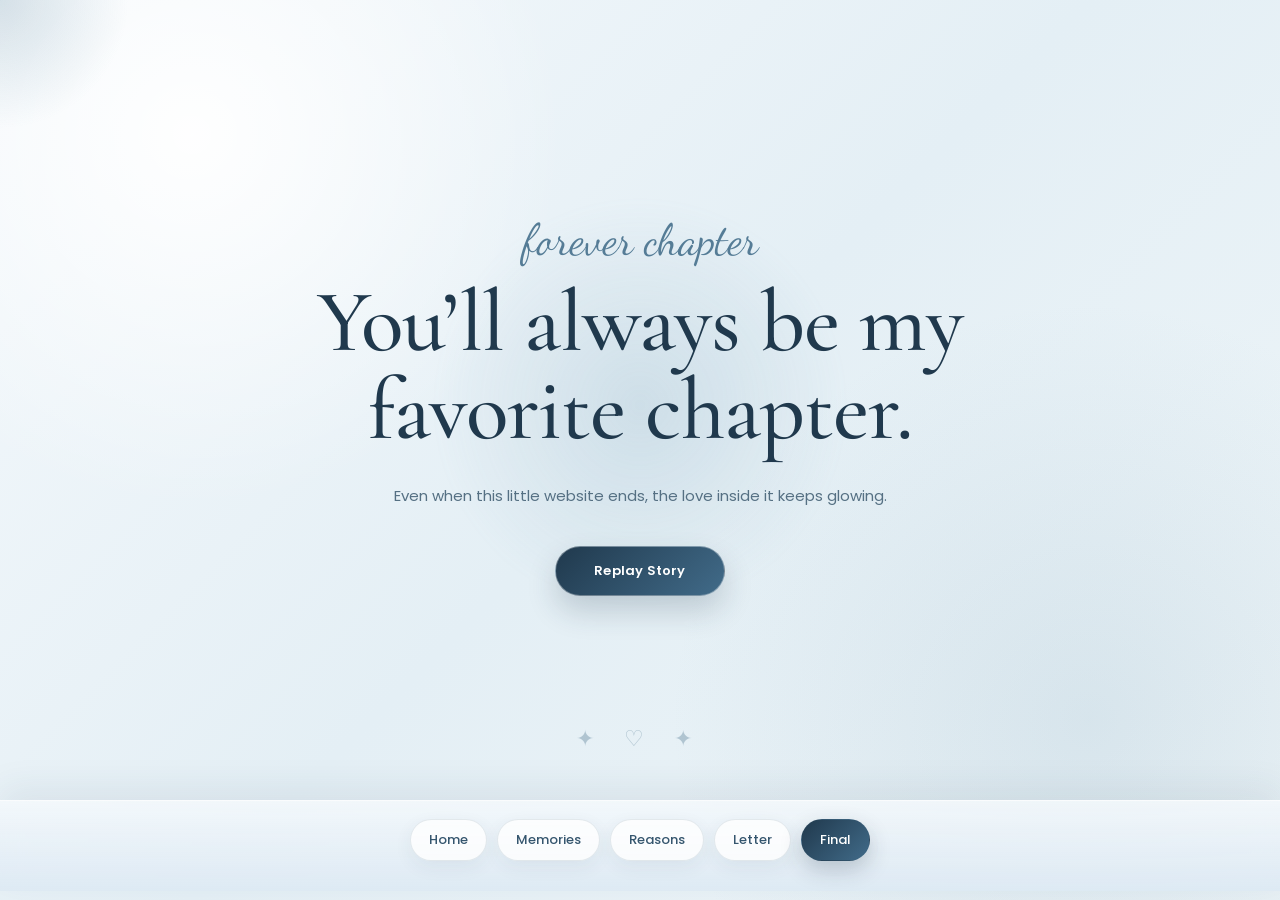
<file: final.html>
<!DOCTYPE html>
<html lang="en">

<head>
  <meta charset="UTF-8" />

  <meta
    name="viewport"
    content="width=device-width, initial-scale=1.0"
  />

  <title>Forever | Nancy</title>

  <!-- Same fonts as all other pages -->
  <link
    href="https://fonts.googleapis.com/css2?family=Cormorant+Garamond:wght@400;500;600;700&family=Dancing+Script:wght@500;600;700&family=Poppins:wght@300;400;500;600;700&display=swap"
    rel="stylesheet"
  />

  <link rel="stylesheet" href="style.css" />

  <style>

    /* =================================================
       FINAL PAGE
       ================================================= */

    body {
      min-height: 100vh;

      margin: 0;

      background:
        radial-gradient(
          circle at 15% 15%,
          rgba(255,255,255,.95),
          transparent 28%
        ),

        radial-gradient(
          circle at 85% 80%,
          rgba(126,164,187,.18),
          transparent 32%
        ),

        linear-gradient(
          135deg,
          #f5f9fc 0%,
          #e4eff5 50%,
          #eef5f8 100%
        );

      color: #20394d;

      font-family:
        "Poppins",
        sans-serif;

      overflow-x: hidden;
    }


    /* =================================================
       FINAL PAGE CONTENT
       ================================================= */

    .final-page {

      min-height:
        calc(100vh - 100px);

      display:
        flex;

      flex-direction:
        column;

      justify-content:
        center;

      align-items:
        center;

      text-align:
        center;

      padding:
        80px
        25px
        70px;

      position:
        relative;
    }


    /* Decorative glow */

    .final-page::before {

      content:
        "";

      position:
        absolute;

      width:
        420px;

      height:
        420px;

      border-radius:
        50%;

      background:
        radial-gradient(
          circle,
          rgba(104,148,174,.18),
          transparent 70%
        );

      filter:
        blur(5px);

      z-index:
        0;

      pointer-events:
        none;
    }


    /* =================================================
       SMALL HEADING
       ================================================= */

    .final-page .script-text {

      position:
        relative;

      z-index:
        2;

      margin:
        0 0 12px;

      font-family:
        "Dancing Script",
        cursive;

      font-size:
        clamp(
          28px,
          5vw,
          44px
        );

      color:
        #557c96;
    }


    /* =================================================
       MAIN HEADING
       ================================================= */

    .final-page h1 {

      position:
        relative;

      z-index:
        2;

      max-width:
        900px;

      margin:
        0;

      font-family:
        "Cormorant Garamond",
        serif;

      font-size:
        clamp(
          48px,
          8vw,
          88px
        );

      line-height:
        1;

      font-weight:
        500;

      color:
        #20394d;

      letter-spacing:
        -1px;
    }


    /* =================================================
       DESCRIPTION
       ================================================= */

    .final-page > p:not(.script-text) {

      position:
        relative;

      z-index:
        2;

      max-width:
        620px;

      margin:
        28px
        0
        35px;

      color:
        #557083;

      font-family:
        "Poppins",
        sans-serif;

      font-size:
        15px;

      line-height:
        1.9;
    }


    /* =================================================
       REPLAY BUTTON
       ================================================= */

    .final-page .btn {

      position:
        relative;

      z-index:
        2;

      display:
        inline-flex;

      align-items:
        center;

      justify-content:
        center;

      min-width:
        170px;

      padding:
        14px
        26px;

      border-radius:
        40px;

      text-decoration:
        none;

      font-family:
        "Poppins",
        sans-serif;

      font-size:
        13px;

      font-weight:
        600;

      letter-spacing:
        .2px;

      color:
        #ffffff;

      background:
        linear-gradient(
          135deg,
          #20394d,
          #416b89
        );

      border:
        1px solid
        rgba(255,255,255,.35);

      box-shadow:
        0 15px 30px
        rgba(32,57,77,.20);

      transition:
        all
        .35s
        ease;
    }


    .final-page .btn:hover {

      transform:
        translateY(-5px);

      background:
        linear-gradient(
          135deg,
          #315a78,
          #527f9d
        );

      box-shadow:
        0 20px 40px
        rgba(32,57,77,.28);
    }


    /* =================================================
       LITTLE DECORATIONS
       ================================================= */

    .final-page::after {

      content:
        "✦   ♡   ✦";

      position:
        absolute;

      bottom:
        45px;

      left:
        50%;

      transform:
        translateX(-50%);

      color:
        rgba(75,116,139,.35);

      font-size:
        22px;

      letter-spacing:
        12px;

      z-index:
        1;
    }


    /* =================================================
       BOTTOM NAVIGATION
       ================================================= */

    .bottom-navigation {

      position:
        relative;

      z-index:
        50;

      width:
        100%;

      display:
        flex;

      justify-content:
        center;

      align-items:
        center;

      flex-wrap:
        wrap;

      gap:
        10px;

      padding:
        18px
        20px
        30px;

      background:
        linear-gradient(
          180deg,
          rgba(245,249,252,.80),
          rgba(221,233,243,.97)
        );

      border-top:
        1px solid
        rgba(255,255,255,.85);

      box-shadow:
        0 -12px 35px
        rgba(38,67,88,.08);

      backdrop-filter:
        blur(14px);
    }


    .bottom-navigation a {

      display:
        inline-flex;

      align-items:
        center;

      justify-content:
        center;

      padding:
        10px 18px;

      border-radius:
        30px;

      text-decoration:
        none;

      color:
        #35566e;

      background:
        rgba(255,255,255,.78);

      border:
        1px solid
        rgba(57,91,116,.13);

      font-family:
        "Poppins",
        sans-serif;

      font-size:
        13px;

      font-weight:
        500;

      box-shadow:
        0 6px 18px
        rgba(38,67,88,.07);

      transition:
        all
        .3s
        ease;
    }


    .bottom-navigation a:hover {

      color:
        #ffffff;

      background:
        linear-gradient(
          135deg,
          #315a78,
          #4e7c9b
        );

      transform:
        translateY(-3px);

      box-shadow:
        0 10px 22px
        rgba(38,67,88,.20);
    }


    /* Final page active */

    .bottom-navigation a.active {

      color:
        #ffffff;

      background:
        linear-gradient(
          135deg,
          #20394d,
          #416b89
        );

      box-shadow:
        0 9px 22px
        rgba(23,43,61,.22);
    }


    /* =================================================
       MOBILE
       ================================================= */

    @media (max-width: 700px) {

      .final-page {

        min-height:
          calc(100vh - 80px);

        padding:
          70px
          20px
          60px;
      }


      .final-page h1 {

        font-size:
          clamp(
            45px,
            13vw,
            68px
          );
      }


      .final-page > p:not(.script-text) {

        font-size:
          14px;

        max-width:
          500px;

        line-height:
          1.8;
      }


      .bottom-navigation {

        gap:
          7px;

        padding:
          15px
          10px
          25px;
      }


      .bottom-navigation a {

        font-size:
          11px;

        padding:
          9px
          12px;
      }
    }


    @media (max-width: 420px) {

      .final-page {

        padding:
          60px
          15px
          55px;
      }


      .final-page .script-text {

        font-size:
          27px;
      }


      .final-page h1 {

        font-size:
          46px;

        line-height:
          1.02;
      }


      .final-page > p:not(.script-text) {

        font-size:
          13px;
      }


      .final-page .btn {

        padding:
          12px
          22px;

        min-width:
          155px;
      }


      .bottom-navigation {

        gap:
          5px;
      }


      .bottom-navigation a {

        padding:
          8px
          9px;

        font-size:
          9px;
      }
    }

  </style>
</head>


<body>

  <!-- Background -->

  <div class="cursor-glow"></div>


  <!-- =================================================
       FINAL CONTENT
       ================================================= -->

  <main class="final-page reveal">

    <p class="script-text">
      forever chapter
    </p>


    <h1>
      You’ll always be my favorite chapter.
    </h1>


    <p>
      Even when this little website ends,
      the love inside it keeps glowing.
    </p>


    <a
      class="btn primary"
      href="index.html"
    >
      Replay Story
    </a>

  </main>


  <!-- =================================================
       BOTTOM NAVIGATION
       ================================================= -->

  <nav class="bottom-navigation">

    <a href="index.html">
      Home
    </a>

    <a href="memories.html">
      Memories
    </a>

    <a href="reasons.html">
      Reasons
    </a>

    <a href="letter.html">
      Letter
    </a>



    <a
      href="final.html"
      class="active"
    >
      Final
    </a>

  </nav>


  <script src="script.js"></script>

</body>

</html>
</file>
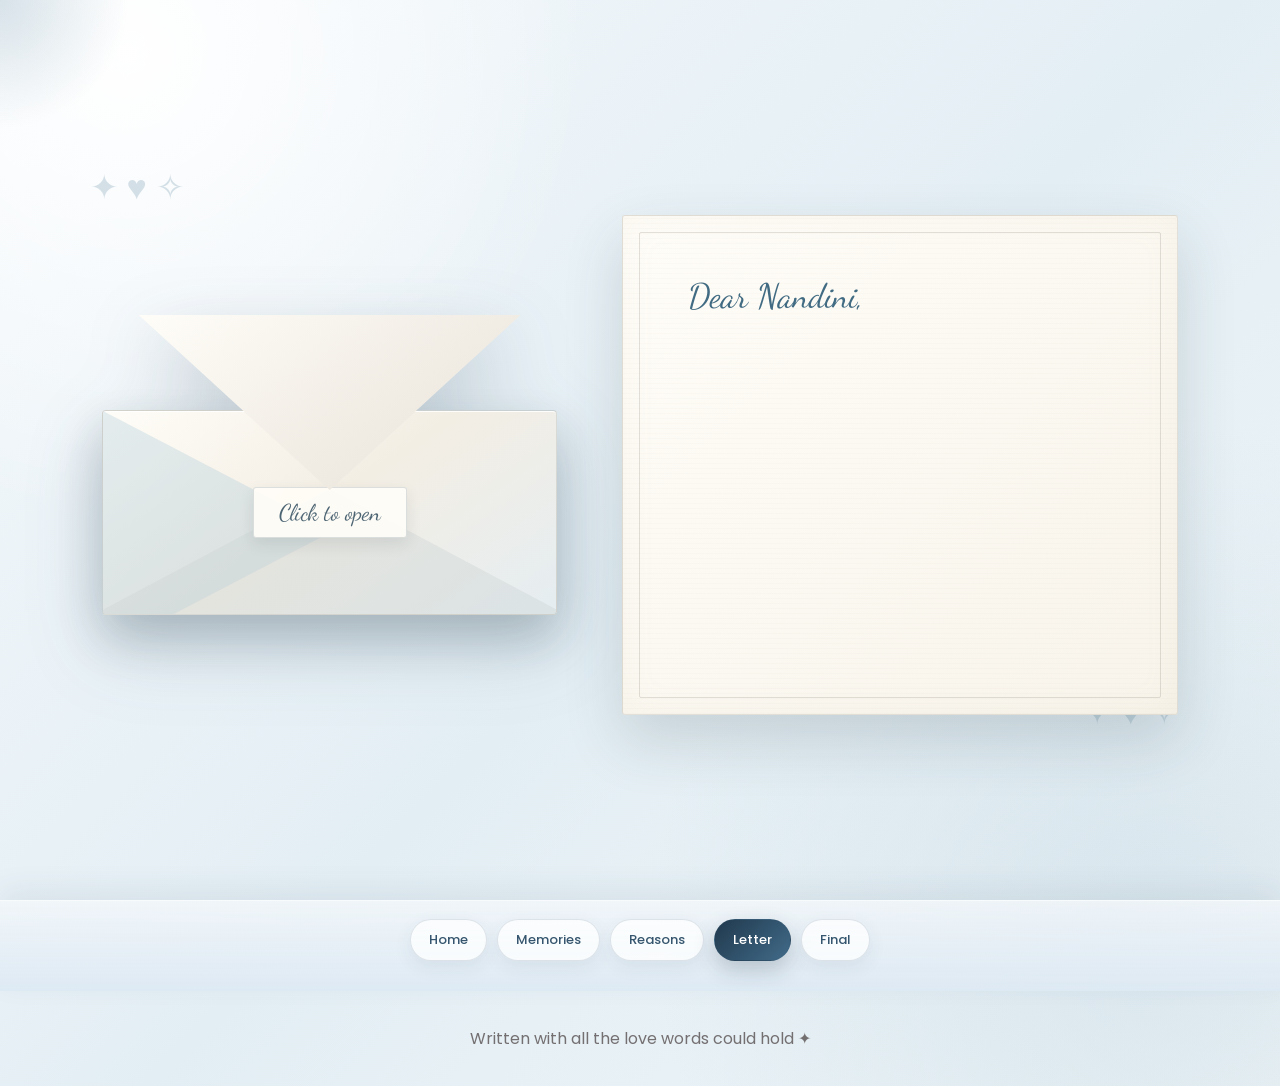
<file: letter.html>
<!DOCTYPE html>
<html lang="en">

<head>
  <meta charset="UTF-8" />

  <meta
    name="viewport"
    content="width=device-width, initial-scale=1.0"
  />

  <title>Letter | Nancy</title>

  <link
    href="https://fonts.googleapis.com/css2?family=Cormorant+Garamond:wght@400;500;600;700&family=Dancing+Script:wght@500;600;700&family=Poppins:wght@300;400;500;600;700&display=swap"
    rel="stylesheet"
  />

  <link rel="stylesheet" href="style.css" />
</head>


<body>

  <!-- Background Effects -->

  <div class="cursor-glow"></div>

  <div class="floating-bg"></div>


  <!-- =================================================
       LETTER SECTION
       ================================================= -->

  <main class="letter-page">


    <!-- =================================================
         ENVELOPE
         ================================================= -->

    <section
      class="envelope reveal"
      id="envelope"
    >

      <div class="flap"></div>

      <div class="env-body">

        <p>
          Click to open
        </p>

      </div>

    </section>


    <!-- =================================================
         LETTER PAPER
         ================================================= -->

    <section
      class="letter-paper reveal delay-1"
      id="letterPaper"
    >

      <p class="script-text">
        Dear Nandini,
      </p>

      <p id="typedLetter"></p>

    </section>


  </main>


  <!-- =================================================
       BOTTOM NAVIGATION
       ================================================= -->

  <nav class="bottom-navigation">


    <a href="index.html">
      Home
    </a>


    <a href="memories.html">
      Memories
    </a>


    <a href="reasons.html">
      Reasons
    </a>


    <a
      href="letter.html"
      class="active"
    >
      Letter
    </a>





    <a href="final.html">
      Final
    </a>


  </nav>


  <!-- =================================================
       FOOTER
       ================================================= -->

  <footer class="footer">

    Written with all the love words could hold ✦

  </footer>


  <!-- =================================================
       JAVASCRIPT
       ================================================= -->

  <script src="script.js"></script>

</body>

</html>
</file>
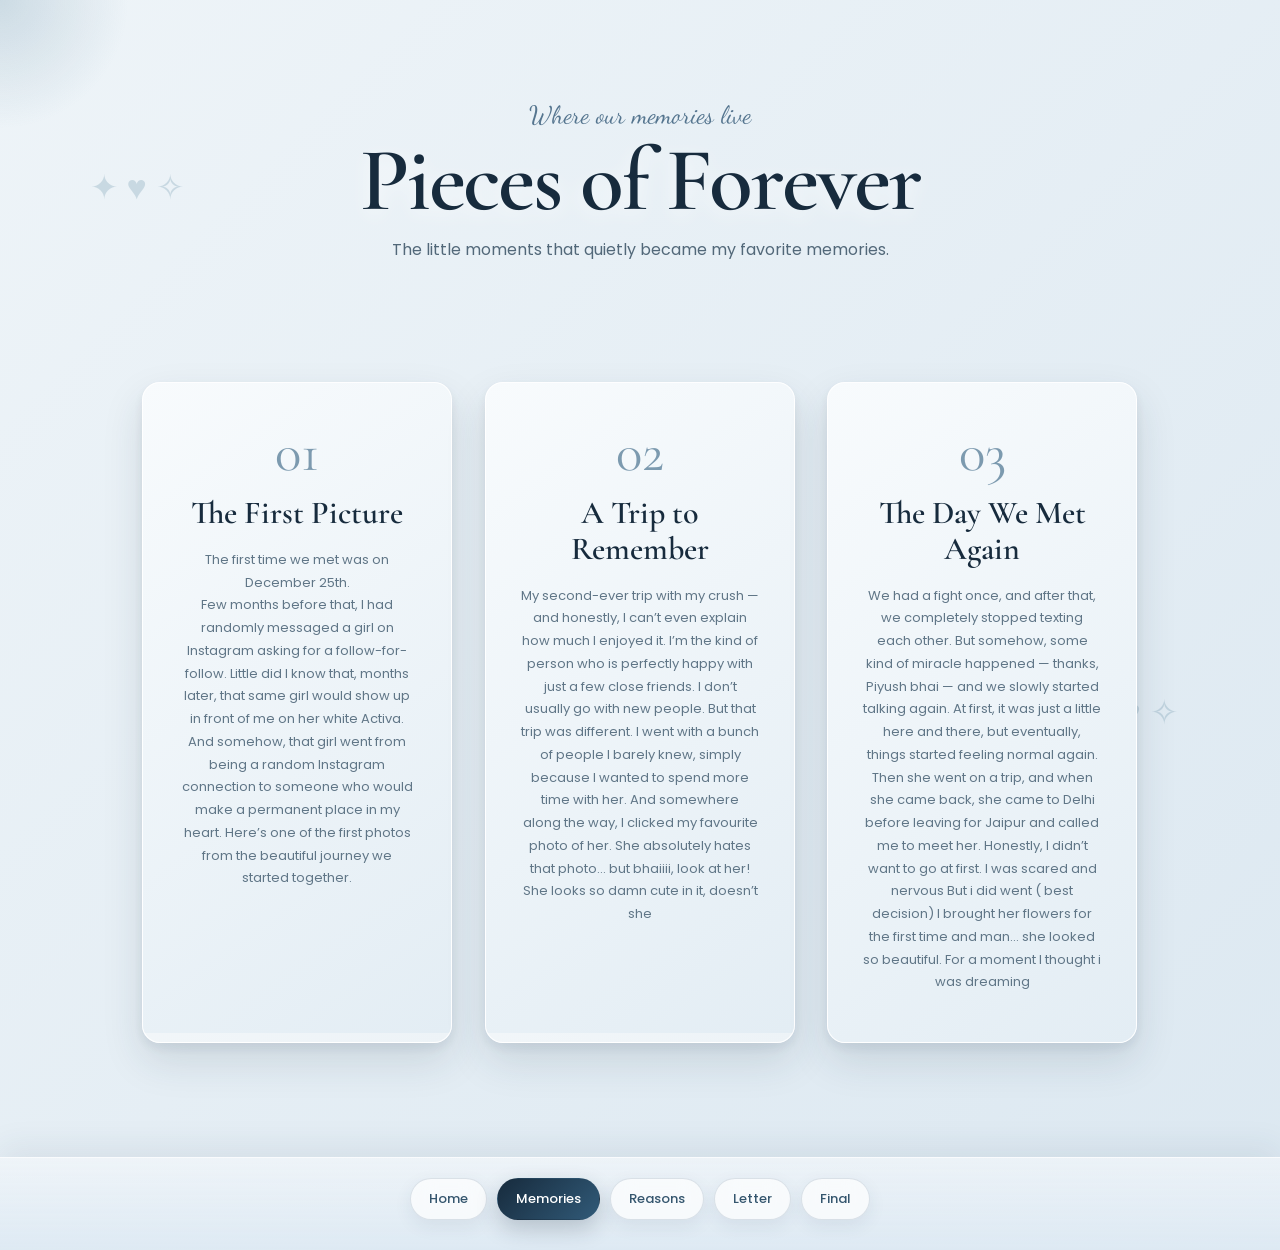
<file: memories.html>
<!DOCTYPE html>
<html lang="en">

<head>

  <meta charset="UTF-8" />

  <meta
    name="viewport"
    content="width=device-width, initial-scale=1.0"
  />

  <title>Memories | Nancy</title>


  <!-- =====================================================
       GOOGLE FONTS
       ===================================================== -->

  <link
    href="https://fonts.googleapis.com/css2?family=Cormorant+Garamond:wght@400;500;600;700&family=Dancing+Script:wght@500;600;700&family=Poppins:wght@300;400;500;600;700&display=swap"
    rel="stylesheet"
  />


  <link
    rel="stylesheet"
    href="style.css"
  />


  <!-- =====================================================
       CUSTOM CSS
       ===================================================== -->

  <style>

    /* =====================================================
       BASIC
       ===================================================== */

    html,
    body {
      margin: 0;
      padding: 0;
      min-height: 100%;
      overflow-x: hidden;
    }

    body {
      background:
        linear-gradient(
          135deg,
          #eef4f8,
          #dce8f1
        );

      color: #24394a;
    }


    /* =====================================================
       PAGE HEADER
       ===================================================== */

    .sub-hero {
      position: relative;
      z-index: 5;
      max-width: 900px;
      margin: 0 auto;
      padding: 90px 25px 45px;
      text-align: center;
    }

    .sub-hero .script-text {
      color: #55758f !important;
      font-size: 25px;
      margin-bottom: 8px;
    }

    .sub-hero h1 {
      margin: 5px 0 12px;
      font-family: "Cormorant Garamond", serif;
      font-size: clamp(55px, 8vw, 90px);
      line-height: 0.95;
      color: #172b3d !important;
      letter-spacing: -2px;
      text-shadow:
        0 5px 20px rgba(255, 255, 255, 0.75);
    }

    .sub-hero > p:last-child {
      color: #526879;
      font-family: "Poppins", sans-serif;
      font-size: 16px;
      line-height: 1.7;
    }


    /* =====================================================
       MEMORY GRID
       ===================================================== */

    .masonry {
      position: relative !important;
      z-index: 5 !important;

      width: min(1200px, calc(100% - 50px)) !important;

      margin: 20px auto 60px !important;

      display: grid !important;

      grid-template-columns:
        repeat(3, minmax(0, 1fr)) !important;

      gap: 32px !important;

      align-items: stretch !important;
    }


    /* =====================================================
       MEMORY CARD
       ===================================================== */

    .polaroid {
      position: relative !important;

      width: 100% !important;
      min-width: 0 !important;

      /*
       * Cards are intentionally taller.
       * The tallest story automatically makes the whole
       * desktop row the same height.
       */
      min-height: 650px !important;
      height: auto !important;

      padding: 0 !important;
      box-sizing: border-box !important;

      background:
        linear-gradient(
          145deg,
          #ffffff,
          #edf3f7
        ) !important;

      border:
        1px solid rgba(255, 255, 255, 0.95) !important;

      border-radius: 18px !important;

      overflow: hidden !important;

      box-shadow:
        0 18px 40px rgba(32, 55, 72, 0.13),
        0 5px 12px rgba(32, 55, 72, 0.08) !important;

      transition:
        transform 0.45s ease,
        box-shadow 0.45s ease !important;
    }

    .polaroid:nth-child(1) {
      transform: rotate(-1deg);
    }

    .polaroid:nth-child(2) {
      transform: rotate(0.8deg);
    }

    .polaroid:nth-child(3) {
      transform: rotate(-0.7deg);
    }


    /* =====================================================
       HOVER CARD
       ===================================================== */

    .polaroid:hover {
      transform:
        rotate(0deg)
        translateY(-10px)
        scale(1.02) !important;

      box-shadow:
        0 30px 60px rgba(27, 55, 75, 0.23),
        0 8px 20px rgba(27, 55, 75, 0.12) !important;

      z-index: 20 !important;
    }


    /* =====================================================
       INITIAL TEXT
       ===================================================== */

    .memory-intro {
      position: relative !important;

      width: 100% !important;

      min-height: 650px !important;

      height: auto !important;

      box-sizing: border-box !important;

      z-index: 5 !important;

      display: flex !important;

      flex-direction: column !important;

      align-items: center !important;

      justify-content: flex-start !important;

      text-align: center !important;

      padding: 42px 35px 48px !important;

      background:
        linear-gradient(
          145deg,
          #f8fbfd,
          #e3edf4
        ) !important;

      transition:
        opacity 0.45s ease,
        transform 0.45s ease !important;
    }


    .memory-number {
      flex-shrink: 0;

      font-family:
        "Cormorant Garamond",
        serif;

      font-size: 55px;

      color: #557b96;

      line-height: 1;

      margin-bottom: 15px;

      opacity: 0.75;
    }


    .memory-intro h2 {
      flex-shrink: 0;

      margin:
        0 0 18px;

      width: 100%;

      font-family:
        "Cormorant Garamond",
        serif;

      font-size: 32px;

      font-weight: 600;

      line-height: 1.12;

      color: #172b3d;
    }


    .memory-intro p {
      margin: 0;

      width: 100%;

      max-width: 285px;

      font-family:
        "Poppins",
        sans-serif;

      font-size: 13px;

      line-height: 1.75;

      color: #607687;
    }


    /* =====================================================
       IMAGE / VIDEO
       ===================================================== */

    .memory-media {
      position: absolute !important;

      inset: 0 !important;

      width: 100% !important;

      height: 100% !important;

      opacity: 0 !important;

      visibility: hidden !important;

      transform: scale(1.08) !important;

      transition:
        opacity 0.55s ease,
        transform 0.7s ease,
        visibility 0.55s ease !important;

      z-index: 2 !important;
    }


    .memory-media img,
    .memory-media video {
      width: 100%;

      height: 100%;

      display: block;

      object-fit: cover;
    }


    /* =====================================================
       IMAGE OVERLAY
       ===================================================== */

    .memory-media::after {
      content: "";

      position: absolute;

      inset: 0;

      background:
        linear-gradient(
          180deg,
          rgba(23, 43, 61, 0.02),
          rgba(23, 43, 61, 0.25)
        );

      pointer-events: none;
    }


    /* =====================================================
       HOVER = REVEAL IMAGE / VIDEO
       ===================================================== */

    .polaroid:hover .memory-intro {
      opacity: 0;

      transform:
        scale(0.96)
        translateY(-8px);

      pointer-events: none;
    }


    .polaroid:hover .memory-media {
      opacity: 1 !important;

      visibility: visible !important;

      transform: scale(1) !important;
    }


    /* =====================================================
       NO HOVER LABEL
       ===================================================== */

    .memory-label {
      display: none !important;
    }


    /* =====================================================
       BLUE DECORATIVE GLOW
       ===================================================== */

    .polaroid::before {
      content: "";

      position: absolute;

      width: 180px;
      height: 180px;

      top: -100px;
      right: -100px;

      border-radius: 50%;

      background:
        rgba(74, 123, 158, 0.20);

      filter: blur(45px);

      opacity: 0;

      z-index: 8;

      pointer-events: none;

      transition:
        opacity 0.45s ease;
    }


    .polaroid:hover::before {
      opacity: 1;
    }


    /* =====================================================
       BOTTOM NAVIGATION
       ===================================================== */

    .bottom-navigation {
      position: relative;

      z-index: 100;

      width: 100%;

      display: flex;

      justify-content: center;

      align-items: center;

      flex-wrap: wrap;

      gap: 10px;

      padding:
        20px
        20px
        30px;

      box-sizing: border-box;

      background:
        linear-gradient(
          180deg,
          rgba(245, 248, 251, 0.60),
          rgba(221, 233, 243, 0.90)
        );

      border-top:
        1px solid rgba(255, 255, 255, 0.80);

      box-shadow:
        0 -10px 30px rgba(38, 67, 88, 0.08);
    }


    .bottom-navigation a {
      display: inline-flex;

      align-items: center;

      justify-content: center;

      text-decoration: none;

      font-family:
        "Poppins",
        sans-serif;

      font-size: 13px;

      font-weight: 500;

      color: #35566e;

      background:
        rgba(255, 255, 255, 0.70);

      border:
        1px solid rgba(57, 91, 116, 0.16);

      padding:
        10px
        18px;

      border-radius: 30px;

      box-shadow:
        0 6px 18px rgba(38, 67, 88, 0.08);

      backdrop-filter: blur(12px);

      -webkit-backdrop-filter: blur(12px);

      transition:
        all 0.3s ease;

      white-space: nowrap;
    }


    .bottom-navigation a:hover {
      color: #fff;

      background:
        linear-gradient(
          135deg,
          #315a78,
          #4e7c9b
        );

      border-color:
        transparent;

      transform:
        translateY(-3px);

      box-shadow:
        0 10px 22px rgba(38, 67, 88, 0.20);
    }


    .bottom-navigation a.active {
      color: #fff;

      background:
        linear-gradient(
          135deg,
          #172b3d,
          #315a78
        );

      border-color:
        transparent;

      box-shadow:
        0 9px 22px rgba(23, 43, 61, 0.22);
    }


    /* =====================================================
       TABLET
       ===================================================== */

    @media (max-width: 950px) {

      .masonry {
        width:
          min(
            760px,
            calc(100% - 40px)
          ) !important;

        grid-template-columns:
          repeat(2, minmax(0, 1fr)) !important;

        gap: 26px !important;
      }

      .polaroid {
        min-height: 620px !important;
      }

      .memory-intro {
        min-height: 620px !important;
        padding: 38px 28px 42px !important;
      }

    }


    /* =====================================================
       MOBILE
       ===================================================== */

    @media (max-width: 600px) {

      .sub-hero {
        padding:
          60px
          20px
          30px;
      }


      .sub-hero .script-text {
        font-size: 21px;
      }


      .sub-hero h1 {
        font-size: 58px;

        letter-spacing: -1px;
      }


      .sub-hero > p:last-child {
        font-size: 14px;
      }


      /*
       * FORCE ALL THREE CARDS INTO ONE COLUMN.
       */

      .masonry {
        width:
          calc(100% - 30px) !important;

        display: grid !important;

        grid-template-columns:
          1fr !important;

        gap: 30px !important;

        margin:
          20px auto 45px !important;
      }


      .polaroid,
      .polaroid:nth-child(1),
      .polaroid:nth-child(2),
      .polaroid:nth-child(3) {

        width: 100% !important;

        min-height: 600px !important;

        height: auto !important;

        transform:
          rotate(-0.7deg) !important;
      }


      .polaroid:nth-child(2) {
        transform:
          rotate(0.7deg) !important;
      }


      .polaroid:nth-child(3) {
        transform:
          rotate(-0.7deg) !important;
      }


      .polaroid:hover {
        transform:
          rotate(0deg)
          translateY(-8px)
          scale(1.01) !important;
      }


      .memory-intro {
        min-height: 600px !important;

        padding:
          38px
          28px
          45px !important;
      }


      .memory-number {
        font-size: 50px;
      }


      .memory-intro h2 {
        font-size: 30px;

        margin-bottom: 16px;
      }


      .memory-intro p {
        max-width: 285px;

        font-size: 12.5px;

        line-height: 1.75;
      }


      .bottom-navigation {
        gap: 7px;

        padding:
          15px
          10px
          25px;
      }


      .bottom-navigation a {
        font-size: 11px;

        padding:
          9px
          13px;
      }

    }


    /* =====================================================
       VERY SMALL PHONE
       ===================================================== */

    @media (max-width: 400px) {

      .masonry {
        width:
          calc(100% - 22px) !important;

        grid-template-columns:
          1fr !important;

        gap: 26px !important;
      }


      .polaroid,
      .polaroid:nth-child(1),
      .polaroid:nth-child(2),
      .polaroid:nth-child(3) {

        width: 100% !important;

        min-height: 560px !important;

        height: auto !important;
      }


      .memory-intro {
        min-height: 560px !important;

        padding:
          32px
          22px
          40px !important;
      }


      .memory-number {
        font-size: 46px;
      }


      .memory-intro h2 {
        font-size: 27px;
      }


      .memory-intro p {
        max-width: 285px;

        font-size: 12px;

        line-height: 1.7;
      }


      .bottom-navigation {
        gap: 5px;
      }


      .bottom-navigation a {
        padding:
          8px
          10px;

        font-size: 10px;
      }

    }
  </style>

</head>


<body>


  <!-- =====================================================
       BACKGROUND
       ===================================================== -->

  <div class="cursor-glow"></div>

  <div class="floating-bg"></div>



  <!-- =====================================================
       HEADER
       ===================================================== -->

  <header class="sub-hero reveal">


    <p class="script-text">
      Where our memories live
    </p>


    <h1>
      Pieces of Forever
    </h1>


    <p>
      The little moments that quietly 
      became my favorite memories.
    </p>


  </header>


  <!-- =====================================================
       MEMORY CARDS
       ===================================================== -->

  <section class="masonry">


    <!-- ===================================================
         CARD 1
         =================================================== -->

    <div class="polaroid reveal">


      <!-- Text shown initially -->

      <div class="memory-intro">

        <div class="memory-number">
          01
        </div>

        <h2>
          The First Picture
        </h2>

        <p>
The first time we met was on December 25th. </br>

Few months before that, I had randomly messaged a girl on Instagram asking for a follow-for-follow. Little did I know that, months later, that same girl would show up in front of me on her white Activa.

And somehow, that girl went from being a random Instagram connection to someone who would make a permanent place in my heart.

Here’s one of the first photos from the beautiful journey we started together.

        </p>

      </div>


      <!-- Image revealed on hover -->

      <div class="memory-media">

        <img
          src="assets/1st.jpeg"
          alt="Memory"
        />

      </div>


    </div>


    <!-- ===================================================
         CARD 2
         =================================================== -->

    <div class="polaroid reveal delay-1">


      <!-- Text shown initially -->

      <div class="memory-intro">

        <div class="memory-number">
          02
        </div>

        <h2>
          A Trip to Remember
        </h2>

        <p>
My second-ever trip with my crush — and honestly, I can’t even explain how much I enjoyed it.

I’m the kind of person who is perfectly happy with just a few close friends. I don’t usually go with new people. But that trip was different. I went with a bunch of people I barely knew, simply because I wanted to spend more time with her.

And somewhere along the way, I clicked my favourite photo of her.

She absolutely hates that photo… but bhaiiii, look at her! She looks so damn cute in it, doesn’t she       </p>

      </div>


      <!-- Video revealed on hover -->

      <div class="memory-media">

    
          <img
            src="assets/2nd.jpeg"
          />

        

      </div>


    </div>


    <!-- ===================================================
         CARD 3
         =================================================== -->

    <div class="polaroid reveal delay-2">


      <!-- Text shown initially -->

      <div class="memory-intro">

        <div class="memory-number">
          03
        </div>

        <h2>
          The Day We Met Again
        </h2>

        <p>
We had a fight once, and after that, we completely stopped texting each other.

But somehow, some kind of miracle happened — thanks, Piyush bhai — and we slowly started talking again. At first, it was just a little here and there, but eventually, things started feeling normal again.

Then she went on a trip, and when she came back, she came to Delhi before leaving for Jaipur and called me to meet her.

Honestly, I didn’t want to go at first. I was scared and nervous But i did went ( best decision)

I brought her flowers for the first time and man... she looked so beautiful. For a moment I thought i was dreaming
        </p>

      </div>


      <!-- Image revealed on hover -->

      <div class="memory-media">

        <img
          src="assets/3rd.jpeg"
          alt="Nancy"
        />

      </div>


    </div>


  </section>


  <!-- =====================================================
       BOTTOM NAVIGATION
       ===================================================== -->

  <nav class="bottom-navigation">


    <a href="index.html">
      Home
    </a>


    <a
      href="memories.html"
      class="active"
    >
      Memories
    </a>


    <a href="reasons.html">
      Reasons
    </a>


    <a href="letter.html">
      Letter
    </a>



    <a href="final.html">
      Final
    </a>


  </nav>


  <!-- =====================================================
       SCRIPT
       ===================================================== -->

  <script src="script.js"></script>


</body>

</html>
</file>
<file: style.css>
:root {
  --warm-white: #f6fafc;
  --blush: #e8f1f6;
  --rose: #c9dce8;
  --champagne: #9db9ca;
  --cocoa: #20394d;
  --serif: "Cormorant Garamond", serif;
  --script: "Dancing Script", cursive;
  --body: "Poppins", sans-serif;
}

* {
  box-sizing: border-box;
  margin: 0;
  padding: 0;
}

html {
  scroll-behavior: smooth;
}

body {
  min-height: 100vh;
  overflow-x: hidden;
  color: var(--cocoa);
  font-family: var(--body);
  background:
    radial-gradient(circle at 10% 5%, rgba(255,255,255,.98), transparent 30%),
    radial-gradient(circle at 90% 85%, rgba(121,160,184,.16), transparent 34%),
    linear-gradient(135deg, #f5f9fc 0%, #e3eef4 52%, #eef5f8 100%);
}

a {
  color: inherit;
  text-decoration: none;
}

button {
  font: inherit;
}

.glass {
  background: rgba(255, 255, 255, 0.35);
  border: 1px solid rgba(255, 255, 255, 0.55);
  backdrop-filter: blur(22px);
  box-shadow: 0 24px 70px rgba(62, 50, 50, 0.12);
}

.navbar {
  position: fixed;
  top: 22px;
  left: 50%;
  z-index: 50;
  width: min(1120px, 92%);
  display: flex;
  align-items: center;
  justify-content: space-between;
  padding: 14px 24px;
  border-radius: 999px;
  transform: translateX(-50%);
}

.logo {
  font-family: var(--script);
  font-size: 30px;
  font-weight: 700;
}

.nav-links {
  display: flex;
  gap: 18px;
  font-size: 13px;
  font-weight: 500;
}

.nav-links a {
  opacity: 0.78;
  transition: 0.3s;
}

.nav-links a:hover {
  color: #315a78;
  opacity: 1;
}

.cursor-glow {
  position: fixed;
  z-index: 0;
  width: 280px;
  height: 280px;
  border-radius: 50%;
  pointer-events: none;
  background: radial-gradient(circle, rgba(86,132,158,0.22), transparent 65%);
  transform: translate(-50%, -50%);
}

.floating-bg::before,
.floating-bg::after {
  content: "✦ ♥ ✧";
  position: fixed;
  z-index: 0;
  color: rgba(86,132,158,0.24);
  font-size: 34px;
  animation: float 8s infinite ease-in-out;
}

.floating-bg::before {
  top: 18%;
  left: 7%;
}

.floating-bg::after {
  right: 8%;
  bottom: 18%;
  animation-delay: 2s;
}

.hero,
.page-section {
  min-height: 100vh;
}

.hero {
  position: relative;
  display: grid;
  grid-template-columns: 1.2fr 0.8fr;
  align-items: center;
  padding: 120px 9% 70px;
  background: linear-gradient(120deg, rgba(249, 245, 240, 0.78), rgba(248, 237, 235, 0.65)), var(--hero-image) center/cover;
}

.hero-overlay {
  position: absolute;
  inset: 0;
  background: radial-gradient(circle at 70% 40%, rgba(255, 255, 255, 0.55), transparent 35%);
}

.hero-content,
.countdown-card {
  position: relative;
  z-index: 2;
}

.script-text {
  margin-bottom: 8px;
  color: #557c96;
  font-family: var(--script);
  font-size: 30px;
}

.hero h1,
.sub-hero h1,
.final-page h1,
.cake-page h1 {
  font-family: var(--serif);
  font-size: clamp(62px, 9vw, 128px);
  font-weight: 600;
  line-height: 0.86;
  letter-spacing: -3px;
}

.hero h1 span {
  color: #315a78;
  font-style: italic;
}

.hero-desc {
  max-width: 560px;
  margin: 28px 0;
  font-size: 18px;
  line-height: 1.8;
}

.btn {
  display: inline-flex;
  align-items: center;
  justify-content: center;
  margin-right: 12px;
  padding: 14px 28px;
  border-radius: 999px;
  font-weight: 600;
  transition: 0.3s;
}

.primary {
  color: #fff;
  background: linear-gradient(135deg, #20394d, #416b89);
  box-shadow: 0 20px 50px rgba(32, 57, 77, 0.22);
}

.ghost {
  background: rgba(255, 255, 255, 0.42);
  border: 1px solid rgba(62, 50, 50, 0.1);
}

.btn:hover,
.cut-cake-btn:hover {
  transform: translateY(-4px);
}

.countdown-card {
  max-width: 420px;
  padding: 28px;
  border-radius: 32px;
}

.countdown {
  display: grid;
  grid-template-columns: repeat(4, 1fr);
  gap: 12px;
}

.countdown div {
  padding: 18px 10px;
  text-align: center;
  background: rgba(255, 255, 255, 0.42);
  border-radius: 22px;
}

.countdown strong {
  font-family: var(--serif);
  font-size: 36px;
}

.countdown span {
  display: block;
  font-size: 12px;
}

.music-btn {
  position: fixed;
  right: 28px;
  bottom: 28px;
  z-index: 60;
  width: 56px;
  height: 56px;
  color: #fff;
  font-size: 24px;
  background: linear-gradient(135deg, #20394d, #416b89);
  border: 0;
  border-radius: 50%;
  box-shadow: 0 18px 42px rgba(32, 57, 77, 0.25);
  cursor: pointer;
}

.sub-hero {
  padding: 150px 8% 55px;
  text-align: center;
}

.sub-hero p {
  max-width: 680px;
  margin: 10px auto 24px;
}

.masonry {
  columns: 3 260px;
  column-gap: 24px;
  padding: 30px 8%;
}

.polaroid {
  break-inside: avoid;
  margin-bottom: 24px;
  padding: 14px 14px 22px;
  background: #fff;
  border-radius: 24px;
  box-shadow: 0 20px 55px rgba(62, 50, 50, 0.14);
  transform: rotate(-1deg);
  transition: 0.35s;
}

.polaroid:nth-child(even) {
  transform: rotate(1.5deg);
}

.polaroid:hover {
  transform: translateY(-8px) rotate(0);
}

.photo {
  height: 260px;
  border-radius: 18px;
  background: linear-gradient(135deg, var(--rose), var(--champagne)) center/cover;
}
.photo video {
  width: 100%;
  height: 100%;
  border-radius: 18px;
  object-fit: cover;
  display: block;
}

.tall .photo {
  height: 390px;
}

.wide .photo {
  height: 230px;
}

.polaroid p {
  margin-top: 12px;
  font-family: var(--script);
  font-size: 25px;
}

.reason-grid {
  display: grid;
  grid-template-columns: repeat(auto-fit, minmax(210px, 1fr));
  gap: 20px;
  padding: 20px 8% 90px;
}

.reason-card {
  height: 190px;
  perspective: 900px;
  cursor: pointer;
}

.reason-inner {
  position: relative;
  width: 100%;
  height: 100%;
  transition: 0.7s;
  transform-style: preserve-3d;
}

.reason-card:hover .reason-inner,
.reason-card:focus-within .reason-inner {
  transform: rotateY(180deg);
}

.reason-front,
.reason-back {
  position: absolute;
  inset: 0;
  display: grid;
  place-items: center;
  padding: 24px;
  text-align: center;
  border-radius: 28px;
  backface-visibility: hidden;
  box-shadow: 0 18px 45px rgba(62, 50, 50, 0.11);
}

.reason-front {
  background: rgba(255, 255, 255, 0.5);
}

.reason-front h3 {
  font-family: var(--serif);
  font-size: 42px;
}

.reason-back {
  color: #fff;
  background-position: center;
  background-size: cover;
  transform: rotateY(180deg);
  place-items: end center;
  padding: 24px 20px 22px;
}

.reason-back p {
  width: 100%;
  margin: 0;
  font-family: var(--script);
  font-size: 25px;
  line-height: 1.25;
  text-shadow: 0 8px 24px rgba(0, 0, 0, 0.55);
}

.random-reason {
  max-width: 560px;
  margin: 22px auto 0;
  padding: 20px;
  border-radius: 28px;
}

/* =====================================================
   LETTER PAGE
   ===================================================== */

.letter-page {
  min-height: 100vh;
  display: grid;
  grid-template-columns: minmax(300px, .8fr) minmax(360px, 1.2fr);
  gap: 55px;
  align-items: center;
  padding: 140px 8% 70px;
}

.envelope {
  position: relative;
  width: min(460px, 100%);
  height: 300px;
  margin: 0 auto;
  cursor: pointer;
  perspective: 1000px;
  filter: drop-shadow(0 25px 35px rgba(31,61,80,.16));
  transition: transform .4s ease, opacity .5s ease;
}

.envelope:hover {
  transform: translateY(-7px);
}

.env-body {
  position: absolute;
  left: 0;
  bottom: 0;
  z-index: 2;
  display: grid;
  place-items: center;
  width: 100%;
  height: 205px;
  overflow: hidden;
  border-radius: 18px;
  background: linear-gradient(145deg, #ffffff, #d9e8f0);
  border: 1px solid rgba(255,255,255,.95);
  box-shadow:
    0 20px 50px rgba(31,61,80,.14),
    inset 0 1px 0 rgba(255,255,255,.95);
}

.env-body::before,
.env-body::after {
  content: "";
  position: absolute;
  bottom: 0;
  width: 0;
  height: 0;
  pointer-events: none;
}

.env-body::before {
  left: 0;
  border-top: 120px solid transparent;
  border-bottom: 120px solid transparent;
  border-left: 230px solid rgba(172,201,216,.34);
}

.env-body::after {
  right: 0;
  border-top: 120px solid transparent;
  border-bottom: 120px solid transparent;
  border-right: 230px solid rgba(172,201,216,.28);
}

.env-body p {
  position: relative;
  z-index: 5;
  margin: 0;
  padding: 11px 22px;
  border-radius: 999px;
  color: #315a78;
  background: rgba(255,255,255,.82);
  border: 1px solid rgba(49,90,120,.12);
  font-family: var(--script);
  font-size: 23px;
  box-shadow: 0 8px 22px rgba(31,61,80,.10);
  transition: .3s ease;
}

.envelope:hover .env-body p {
  color: #fff;
  background: #315a78;
  transform: translateY(-3px);
}

.flap {
  position: absolute;
  top: 0;
  left: 8%;
  z-index: 5;
  width: 84%;
  height: 170px;
  background: linear-gradient(145deg, #edf6fa, #bdd4e1);
  clip-path: polygon(50% 100%, 0 0, 100% 0);
  transform-origin: top center;
  transition: transform .7s cubic-bezier(.68,-.1,.265,1.25);
  filter: drop-shadow(0 4px 6px rgba(31,61,80,.10));
}

.envelope.open .flap {
  transform: rotateX(180deg);
}

.letter-paper {
  position: relative;
  min-height: 500px;
  padding: 55px 60px;
  overflow: hidden;
  display: none;
  border-radius: 28px;
  background: linear-gradient(145deg, rgba(255,255,255,.97), rgba(239,247,251,.94));
  border: 1px solid rgba(255,255,255,.95);
  box-shadow:
    0 30px 80px rgba(31,57,74,.15),
    inset 0 1px 0 rgba(255,255,255,.95);
}

.letter-paper::before {
  content: "";
  position: absolute;
  inset: 14px;
  border: 1px solid rgba(70,106,127,.13);
  border-radius: 20px;
  pointer-events: none;
}

.letter-paper::after {
  content: "✦";
  position: absolute;
  top: 28px;
  right: 38px;
  font-size: 24px;
  color: rgba(70,106,127,.32);
}

.letter-paper .script-text {
  position: relative;
  z-index: 2;
  margin: 0 0 24px;
  color: #4e748c;
  font-family: var(--script);
  font-size: 32px;
}

#typedLetter {
  position: relative;
  z-index: 2;
  margin: 0;
  color: #405c6d;
  font-family: var(--serif);
  font-size: 21px;
  line-height: 1.85;
  white-space: pre-line;
  overflow-wrap: anywhere;
}

.letter-paper.show {
  display: block;
  animation: letterReveal 1s cubic-bezier(.22,1,.36,1) both;
}

@keyframes letterReveal {
  0% {
    opacity: 0;
    transform: translateY(35px) scale(.96);
    filter: blur(5px);
  }
  60% {
    opacity: 1;
    transform: translateY(-5px) scale(1.01);
    filter: blur(0);
  }
  100% {
    opacity: 1;
    transform: translateY(0) scale(1);
  }
}

.night {
  color: #fff;
  background: radial-gradient(circle at top, #453636 0%, #191317 70%);
}

.cake-page,
.final-page {
  min-height: 100vh;
  display: grid;
  place-items: center;
  padding: 150px 8% 70px;
  text-align: center;
}

.final-page {
  background: linear-gradient(rgba(25, 19, 23, 0.45), rgba(25, 19, 23, 0.86)), var(--final-image) center/cover;
}

.cake-page h1,
.final-page h1 {
  max-width: 900px;
}


.cake-section {
  position: relative;
  display: flex;
  flex-direction: column;
  align-items: center;
  justify-content: center;
  min-height: 62vh;
  overflow: visible;
}

.cake-glow {
  position: absolute;
  width: 460px;
  height: 460px;
  border-radius: 50%;
  background: radial-gradient(circle, rgba(255, 214, 186, 0.34), transparent 68%);
  filter: blur(2px);
}

.cake-stage-text {
  position: relative;
  z-index: 8;
  margin: 18px auto 28px;
  max-width: 620px;
  padding: 14px 22px;
  border: 1px solid rgba(255, 255, 255, 0.32);
  border-radius: 999px;
  background: rgba(255, 255, 255, 0.13);
  color: rgba(255, 255, 255, 0.88);
  backdrop-filter: blur(14px);
  font-size: 14px;
}

.cake {
  position: relative;
  width: 390px;
  height: 330px;
  margin-bottom: 38px;
  overflow: visible;
}

.plate {
  position: absolute;
  left: 50%;
  bottom: -18px;
  width: 390px;
  height: 34px;
  border-radius: 50%;
  background: rgba(255, 255, 255, 0.34);
  transform: translateX(-50%);
  box-shadow: 0 26px 45px rgba(0, 0, 0, 0.24);
}

.candles {
  position: absolute;
  top: 2px;
  left: 50%;
  z-index: 7;
  display: flex;
  gap: 28px;
  transform: translateX(-50%);
  transition: 0.85s ease;
}

.candle {
  position: relative;
  display: block;
  width: 13px;
  height: 58px;
  margin-top: 24px;
  border-radius: 8px;
  background: repeating-linear-gradient(45deg, #fff 0 7px, #f7a7b5 7px 14px);
  box-shadow: inset 0 -8px 12px rgba(0, 0, 0, 0.08);
}

.flame {
  position: absolute;
  top: -28px;
  left: 50%;
  width: 16px;
  height: 30px;
  border-radius: 50% 50% 45% 45%;
  background: radial-gradient(circle at 50% 65%, #fff7a8 0 24%, #ffd166 25% 56%, #ff7b00 57% 100%);
  transform: translateX(-50%);
  box-shadow: 0 0 18px #ffb347, 0 0 36px rgba(255, 179, 71, 0.72);
  animation: flicker 0.8s infinite alternate;
  transform-origin: bottom center;
  transition: 0.45s ease;
}

.smoke {
  position: absolute;
  top: -30px;
  left: 50%;
  width: 10px;
  height: 10px;
  border-radius: 50%;
  background: rgba(255, 255, 255, 0.72);
  opacity: 0;
  filter: blur(3px);
  transform: translateX(-50%) scale(0.3);
}

.cake.blow .flame {
  opacity: 0;
  transform: translateX(-50%) translateY(12px) scale(0.1) rotate(18deg);
  box-shadow: none;
}

.cake.blow .smoke {
  animation: smokeUp 1.45s ease-out forwards;
}

.cake.blow .candle:nth-child(2) .smoke {
  animation-delay: 0.15s;
}

.cake.blow .candle:nth-child(3) .smoke {
  animation-delay: 0.3s;
}

.cake-top,
.cake-middle,
.cake-bottom,
.cake-slice {
  position: absolute;
  left: 50%;
  border-radius: 22px;
  transform: translateX(-50%);
  transition: 0.9s cubic-bezier(0.22, 0.82, 0.22, 1);
}

.cake-top,
.cake-middle,
.cake-bottom {
  z-index: 3;
  box-shadow: 0 24px 42px rgba(0, 0, 0, 0.22);
  overflow: hidden;
}

.cake-top::after,
.cake-middle::after,
.cake-bottom::after {
  content: "";
  position: absolute;
  inset: 11px 18px auto;
  height: 12px;
  border-radius: 999px;
  background: rgba(255, 255, 255, 0.38);
}

.cake-bottom {
  bottom: 24px;
  width: 330px;
  height: 92px;
  background: linear-gradient(135deg, #e8cfc1, #c8937a);
}

.cake-middle {
  bottom: 104px;
  width: 270px;
  height: 84px;
  background: linear-gradient(135deg, #f8edeb, #e7b7aa);
}

.cake-top {
  bottom: 176px;
  width: 210px;
  height: 74px;
  background: linear-gradient(135deg, #fff5f2, #f1c8bb);
}

.cut-line {
  position: absolute;
  left: 57%;
  bottom: 24px;
  z-index: 6;
  width: 3px;
  height: 228px;
  border-radius: 999px;
  background: rgba(255, 255, 255, 0.85);
  opacity: 0;
  transform: rotate(10deg) scaleY(0);
  transform-origin: top;
  box-shadow: 0 0 18px rgba(255, 255, 255, 0.65);
}

.cake.knife-in .cut-line {
  opacity: 1;
  animation: cutTrace 0.75s ease-in-out forwards;
}

.cake-slice {
  z-index: 5;
  right: 20px;
  left: auto;
  bottom: 24px;
  width: 126px;
  height: 225px;
  border-radius: 18px 22px 20px 18px;
  background: linear-gradient(135deg, #fff5f2 0 30%, #f8edeb 30% 63%, #e8cfc1 63% 100%);
  clip-path: polygon(13% 0, 100% 13%, 78% 100%, 0 100%);
  opacity: 0;
  transform: translateX(-12px) rotate(0deg) scale(0.97);
  box-shadow: 0 28px 48px rgba(0, 0, 0, 0.25);
}

.cake-slice::before {
  content: "";
  position: absolute;
  inset: 0;
  background: radial-gradient(circle at 62% 38%, rgba(195, 92, 92, 0.65) 0 4px, transparent 5px),
    radial-gradient(circle at 48% 72%, rgba(195, 92, 92, 0.55) 0 4px, transparent 5px);
}

.knife {
  position: absolute;
  top: 0;
  right: -170px;
  z-index: 9;
  width: 218px;
  height: 44px;
  opacity: 0;
  transform: translate(80px, -20px) rotate(-34deg);
  transform-origin: right center;
  transition: 1s cubic-bezier(0.22, 0.82, 0.22, 1);
}

.knife-blade {
  position: absolute;
  left: 0;
  top: 12px;
  width: 158px;
  height: 18px;
  border-radius: 999px 4px 4px 999px;
  background: linear-gradient(90deg, #ffffff, #d7d7d7 55%, #9e9e9e);
  box-shadow: 0 14px 28px rgba(0, 0, 0, 0.25);
}

.knife-blade::before {
  content: "";
  position: absolute;
  left: 4px;
  top: 3px;
  width: 120px;
  height: 4px;
  border-radius: 999px;
  background: rgba(255, 255, 255, 0.8);
}

.knife-handle {
  position: absolute;
  right: 0;
  top: 5px;
  width: 68px;
  height: 32px;
  border-radius: 999px;
  background: linear-gradient(135deg, #714948, #3e292d);
  box-shadow: inset 8px 0 10px rgba(255, 255, 255, 0.08), 0 12px 24px rgba(0, 0, 0, 0.28);
}

.cake.knife-in .knife {
  opacity: 1;
  transform: translate(-205px, 128px) rotate(-21deg);
}

.cake.sliced .knife {
  opacity: 0;
  transform: translate(-245px, 170px) rotate(-12deg);
}

.cake.sliced .cake-top,
.cake.sliced .cake-middle,
.cake.sliced .cake-bottom {
  clip-path: polygon(0 0, 62% 0, 52% 100%, 0 100%);
}

.cake.sliced .cake-slice {
  opacity: 1;
  transform: translate(78px, 34px) rotate(12deg) scale(1);
}

.cake.sliced .candles {
  transform: translateX(-83%) translateY(-4px) rotate(-5deg);
}

.cut-cake-btn {
  position: relative;
  z-index: 8;
  padding: 18px 40px;
  color: #3e3232;
  font-size: 18px;
  font-weight: 600;
  cursor: pointer;
  background: rgba(255, 255, 255, 0.82);
  border: 0;
  border-radius: 50px;
  box-shadow: 0 10px 30px rgba(0, 0, 0, 0.16);
  transition: 0.4s;
}

.cut-cake-btn:hover {
  transform: translateY(-4px) scale(1.03);
}

.cut-cake-btn:disabled {
  cursor: default;
  opacity: 0.92;
  transform: none;
}

@keyframes smokeUp {
  0% { opacity: 0; transform: translateX(-50%) translateY(0) scale(0.35); }
  20% { opacity: 0.8; }
  100% { opacity: 0; transform: translateX(-50%) translateY(-58px) scale(2.3); }
}

@keyframes cutTrace {
  0% { transform: rotate(10deg) scaleY(0); }
  100% { transform: rotate(10deg) scaleY(1); }
}

#confetti {
  position: fixed;
  inset: 0;
  pointer-events: none;
}

.footer {
  padding: 35px;
  color: rgba(62, 50, 50, 0.68);
  text-align: center;
}

.night .footer {
  color: rgba(255, 255, 255, 0.65);
}

.reveal {
  opacity: 0;
  transform: translateY(24px);
  animation: reveal 0.8s forwards;
}

.delay-1 {
  animation-delay: 0.18s;
}

.delay-2 {
  animation-delay: 0.34s;
}

@keyframes reveal {
  to {
    opacity: 1;
    transform: none;
  }
}

@keyframes float {
  50% {
    transform: translateY(-26px) rotate(8deg);
  }
}

@keyframes flicker {
  to {
    transform: scale(1.15) translateY(-2px);
    opacity: 0.84;
  }
}

@media (max-width: 900px) {
  .hero,
  .letter-page {
    grid-template-columns: 1fr;
  }

  .nav-links {
    display: none;
  }

  .hero {
    padding-top: 145px;
  }

  .hero h1,
  .sub-hero h1,
  .final-page h1,
  .cake-page h1 {
    font-size: 64px;
  }

  .countdown {
    grid-template-columns: repeat(2, 1fr);
  }

  .cake {
    transform: scale(0.86);
  }
}


/* =========================================================
   RESPONSIVE FIXES
   Added to make the birthday website work nicely on laptops,
   tablets, mobile phones, and very small screens.
   ========================================================= */

html {
  -webkit-text-size-adjust: 100%;
}

body {
  width: 100%;
}

img,
video,
canvas {
  max-width: 100%;
}

main,
header,
section,
footer {
  position: relative;
}

.navbar {
  position: fixed;
}

.hero-content,
.countdown-card,
.sub-hero,
.masonry,
.reason-grid,
.letter-page,
.cake-page,
.final-page,
.footer {
  z-index: 1;
}

.navbar {
  gap: 14px;
}

.nav-links {
  min-width: 0;
}

.nav-links a {
  white-space: nowrap;
}

.hero-actions {
  display: flex;
  flex-wrap: wrap;
  gap: 12px;
}

.hero-actions .btn,
.final-page .btn,
.sub-hero .btn {
  margin-right: 0;
}

.countdown-card {
  width: 100%;
  justify-self: center;
}

.masonry {
  width: 100%;
}

.photo {
  overflow: hidden;
  background-position: center;
  background-size: cover;
}

.reason-card:focus .reason-inner {
  transform: rotateY(180deg);
}

.letter-paper,
.random-reason,
.countdown-card,
.polaroid,
.reason-front,
.reason-back {
  overflow-wrap: anywhere;
}

/* Laptop / small desktop */
@media (max-width: 1100px) {
  .hero {
    grid-template-columns: 1fr 0.9fr;
    gap: 36px;
    padding-inline: 6%;
  }

  .letter-page {
    gap: 34px;
    padding-inline: 6%;
  }

  .cake-page,
  .final-page {
    padding-inline: 6%;
  }
}

/* Tablet */
@media (max-width: 900px) {
  .navbar {
    top: 14px;
    width: min(720px, 94%);
    align-items: center;
  }

  .nav-links {
    display: flex;
    gap: 12px;
    max-width: 70%;
    overflow-x: auto;
    padding: 6px 2px 7px;
    scrollbar-width: none;
  }

  .nav-links::-webkit-scrollbar {
    display: none;
  }

  .nav-links a {
    padding: 8px 12px;
    border-radius: 999px;
    background: rgba(255, 255, 255, 0.38);
  }

  .hero,
  .letter-page {
    grid-template-columns: 1fr;
  }

  .hero {
    gap: 36px;
    min-height: auto;
    padding: 145px 6% 70px;
    background-position: center top;
  }

  .hero h1,
  .sub-hero h1,
  .final-page h1,
  .cake-page h1 {
    font-size: clamp(52px, 12vw, 82px);
    letter-spacing: -2px;
  }

  .countdown {
    grid-template-columns: repeat(4, 1fr);
  }

  .sub-hero {
    padding: 135px 6% 45px;
  }

  .masonry {
    columns: 2 240px;
    padding-inline: 6%;
  }

  .reason-grid {
    grid-template-columns: repeat(auto-fit, minmax(180px, 1fr));
    padding-inline: 6%;
  }

  .letter-page {
    min-height: auto;
    padding: 135px 6% 60px;
  }

  .envelope {
    max-width: 460px;
    width: 100%;
    margin: 0 auto;
  }

  .letter-paper {
    min-height: 360px;
  }

  .cake-page,
  .final-page {
    min-height: auto;
    padding: 135px 6% 60px;
  }

  .cake-section {
    min-height: 560px;
  }

  .cake {
    transform: scale(0.86);
    transform-origin: center top;
  }
}

/* Mobile */
@media (max-width: 640px) {
  .glass {
    backdrop-filter: blur(16px);
  }

  .navbar {
    top: 10px;
    width: 94%;
    flex-direction: column;
    justify-content: center;
    padding: 12px 14px;
    border-radius: 26px;
  }

  .logo {
    font-size: 28px;
    line-height: 1;
  }

  .nav-links {
    width: 100%;
    max-width: 100%;
    justify-content: flex-start;
    font-size: 12px;
  }

  .cursor-glow {
    display: none;
  }

  .floating-bg::before,
  .floating-bg::after {
    font-size: 24px;
    opacity: 0.65;
  }

  .hero {
    min-height: 100svh;
    padding: 150px 5% 46px;
    text-align: center;
  }

  .script-text {
    font-size: 25px;
  }

  .hero h1,
  .sub-hero h1,
  .final-page h1,
  .cake-page h1 {
    font-size: clamp(44px, 15vw, 62px);
    line-height: 0.92;
    letter-spacing: -1.4px;
  }

  .hero-desc {
    margin: 22px auto;
    font-size: 15px;
    line-height: 1.75;
  }

  .hero-actions {
    justify-content: center;
  }

  .btn {
    width: min(100%, 280px);
    padding: 13px 20px;
  }

  .countdown-card {
    padding: 20px;
    border-radius: 26px;
  }

  .countdown {
    grid-template-columns: repeat(2, 1fr);
    gap: 10px;
  }

  .countdown div {
    padding: 14px 8px;
    border-radius: 18px;
  }

  .countdown strong {
    font-size: 31px;
  }

  .music-btn {
    right: 18px;
    bottom: 18px;
    width: 50px;
    height: 50px;
    font-size: 22px;
  }

  .sub-hero {
    padding: 145px 5% 35px;
  }

  .sub-hero p {
    font-size: 14px;
    line-height: 1.7;
  }

  .masonry {
    columns: 1;
    padding: 20px 5% 60px;
  }

  .polaroid {
    margin-bottom: 18px;
    border-radius: 22px;
    transform: none;
  }

  .polaroid:nth-child(even),
  .polaroid:hover {
    transform: none;
  }

  .photo,
  .wide .photo {
    height: 245px;
  }

  .tall .photo {
    height: 340px;
  }

  .reason-grid {
    grid-template-columns: 1fr;
    gap: 16px;
    padding: 16px 5% 65px;
  }

  .reason-card {
    height: 172px;
  }

  .reason-front,
  .reason-back {
    border-radius: 24px;
  }

  .reason-back p,
  .polaroid p {
    font-size: 23px;
  }

  .random-reason {
    margin-top: 16px;
    padding: 16px;
    font-size: 14px;
  }

  .letter-page {
    padding: 145px 5% 45px;
    gap: 26px;
  }

  .envelope {
    height: 220px;
  }

  .env-body {
    height: 150px;
  }

  .flap {
    height: 135px;
  }

  .letter-paper {
    min-height: 330px;
    padding: 28px 22px;
    border-radius: 28px;
  }

  .letter-paper p:last-child {
    font-size: 15px;
    line-height: 1.9;
  }

  .cake-page,
  .final-page {
    padding: 145px 5% 48px;
  }

  .final-page p,
  .cake-page p {
    font-size: 14px;
    line-height: 1.7;
  }

  .cake-section {
    min-height: 500px;
    width: 100%;
  }

  .cake-glow {
    width: 320px;
    height: 320px;
  }

  .cake-stage-text {
    width: min(100%, 330px);
    margin-bottom: 12px;
    padding: 12px 16px;
    white-space: normal;
  }

  .cake {
    margin-bottom: -10px;
    transform: scale(0.72);
    transform-origin: center top;
  }

  .cut-cake-btn {
    width: min(100%, 310px);
    padding: 15px 22px;
    font-size: 16px;
  }

  .footer {
    padding: 25px 18px;
    font-size: 13px;
  }
}

/* Very small phones */
@media (max-width: 380px) {
  .navbar {
    width: 96%;
    padding-inline: 10px;
  }

  .nav-links a {
    padding: 7px 10px;
  }

  .hero,
  .sub-hero,
  .letter-page,
  .cake-page,
  .final-page {
    padding-inline: 4%;
  }

  .hero h1,
  .sub-hero h1,
  .final-page h1,
  .cake-page h1 {
    font-size: clamp(39px, 14vw, 50px);
  }

  .script-text {
    font-size: 23px;
  }

  .photo,
  .wide .photo {
    height: 220px;
  }

  .tall .photo {
    height: 300px;
  }

  .countdown strong {
    font-size: 28px;
  }

  .cake-section {
    min-height: 470px;
  }

  .cake {
    transform: scale(0.64);
    margin-bottom: -48px;
  }
}


/* =====================================================
   LETTER MOBILE FIX
   ===================================================== */

@media (max-width: 900px) {
  .letter-page {
    grid-template-columns: 1fr;
    gap: 35px;
    padding: 135px 6% 60px;
  }

  .envelope {
    width: min(460px, 100%);
    height: 285px;
  }

  .letter-paper {
    width: 100%;
    min-height: 400px;
    padding: 45px;
  }
}

@media (max-width: 640px) {
  .letter-page {
    min-height: 100svh;
    padding: 125px 5% 45px;
    gap: 25px;
  }

  .envelope {
    width: min(360px, 94vw);
    height: 235px;
  }

  .env-body {
    height: 155px;
    border-radius: 15px;
  }

  .env-body::before {
    border-top-width: 90px;
    border-bottom-width: 90px;
    border-left-width: 180px;
  }

  .env-body::after {
    border-top-width: 90px;
    border-bottom-width: 90px;
    border-right-width: 180px;
  }

  .flap {
    height: 135px;
  }

  .env-body p {
    font-size: 20px;
    padding: 9px 17px;
  }

  .letter-paper {
    min-height: 360px;
    padding: 38px 25px;
    border-radius: 24px;
  }

  .letter-paper .script-text {
    font-size: 28px;
    margin-bottom: 20px;
  }

  #typedLetter {
    font-size: 18px;
    line-height: 1.8;
  }
}

@media (max-width: 380px) {
  .envelope {
    width: 315px;
    height: 210px;
  }

  .env-body {
    height: 140px;
  }

  .env-body::before {
    border-top-width: 78px;
    border-bottom-width: 78px;
    border-left-width: 157px;
  }

  .env-body::after {
    border-top-width: 78px;
    border-bottom-width: 78px;
    border-right-width: 157px;
  }

  .flap {
    height: 120px;
  }

  .env-body p {
    font-size: 18px;
  }

  .letter-paper {
    padding: 32px 20px;
  }

  .letter-paper .script-text {
    font-size: 25px;
  }

  #typedLetter {
    font-size: 17px;
  }
}

@media (prefers-reduced-motion: reduce) {
  *,
  *::before,
  *::after {
    scroll-behavior: auto !important;
    animation-duration: 0.001ms !important;
    animation-iteration-count: 1 !important;
    transition-duration: 0.001ms !important;
  }
}

/* =====================================================
   LETTER PAPER - SHOW RIGHT SIDE
   ===================================================== */

.letter-page {
  display: grid !important;
  grid-template-columns: minmax(360px, 0.9fr) minmax(420px, 1.1fr) !important;
  align-items: center !important;
  gap: 60px !important;
  min-height: 100vh !important;
  padding: 145px 8% 70px !important;
}

/* Envelope stays on LEFT */
.envelope {
  width: 100% !important;
  max-width: 480px !important;
  height: 300px !important;
  margin: 0 auto !important;
}

/* Letter comes back on RIGHT */
.letter-paper {
  display: block !important;
  width: 100% !important;
  min-height: 500px !important;
  padding: 55px 60px !important;

  opacity: 1 !important;
  visibility: visible !important;
  transform: none !important;

  border-radius: 30px !important;

  background:
    linear-gradient(
      145deg,
      rgba(255,255,255,0.98),
      rgba(238,247,251,0.96)
    ) !important;

  border: 1px solid rgba(255,255,255,0.95) !important;

  box-shadow:
    0 30px 80px rgba(32,57,77,0.16),
    inset 0 1px 0 rgba(255,255,255,1) !important;

  position: relative !important;
  overflow: hidden !important;
}

/* Inner border of the letter */
.letter-paper::before {
  content: "";
  position: absolute;
  inset: 15px;

  border: 1px solid rgba(63,103,127,0.14);
  border-radius: 21px;

  pointer-events: none;
}

/* Small decorative star */
.letter-paper::after {
  content: "✦";

  position: absolute;
  top: 28px;
  right: 38px;

  color: rgba(63,103,127,0.35);
  font-size: 24px;
}

/* Dear Akanksha */
.letter-paper .script-text {
  position: relative;
  z-index: 2;

  margin: 0 0 25px;

  color: #4e7892;
  font-family: "Dancing Script", cursive;
  font-size: 34px;
}

/* Actual typed letter */
#typedLetter {
  position: relative;
  z-index: 2;

  margin: 0;

  color: #405d6e;

  font-family: "Cormorant Garamond", serif;
  font-size: 21px;
  line-height: 1.9;

  white-space: pre-line;
  overflow-wrap: anywhere;
}


/* =====================================================
   MOBILE
   ===================================================== */

@media (max-width: 900px) {

  .letter-page {
    grid-template-columns: 1fr !important;
    gap: 40px !important;

    padding:
      140px
      6%
      70px !important;
  }

  .envelope {
    width: min(480px, 100%) !important;
  }

  .letter-paper {
    width: 100% !important;
    min-height: 400px !important;

    padding: 45px !important;
  }
}


@media (max-width: 640px) {

  .letter-page {
    padding:
      135px
      5%
      50px !important;

    gap: 30px !important;
  }

  .envelope {
    width: 100% !important;
    height: 230px !important;
  }

  .letter-paper {
    min-height: 360px !important;

    padding:
      38px
      25px !important;

    border-radius: 24px !important;
  }

  .letter-paper .script-text {
    font-size: 28px !important;
  }

  #typedLetter {
    font-size: 18px !important;
    line-height: 1.8 !important;
  }
}

/* =====================================================
   LETTER PAGE - ORIGINAL PAPER / ENVELOPE LOOK
   ===================================================== */

.letter-page {
  min-height: 100vh !important;

  display: grid !important;

  grid-template-columns:
    minmax(330px, .9fr)
    minmax(400px, 1.1fr) !important;

  align-items: center !important;

  gap: 65px !important;

  padding:
    80px 8% 50px !important;
}


/* =====================================================
   ENVELOPE
   ===================================================== */

.envelope {
  position: relative !important;

  width: min(470px, 100%) !important;

  height: 300px !important;

  margin: 0 auto !important;

  cursor: pointer;

  perspective: 1000px;

  filter:
    drop-shadow(
      0 25px 35px
      rgba(32,57,77,.20)
    );

  transition:
    transform .4s ease;
}


.envelope:hover {
  transform:
    translateY(-8px);
}


/* =====================================================
   ENVELOPE BODY
   ===================================================== */

.env-body {

  position: absolute;

  left: 0;
  bottom: 0;

  z-index: 2;

  width: 100%;
  height: 205px;

  display: flex;

  align-items: center;
  justify-content: center;

  overflow: hidden;

  border-radius: 4px;

  /*
     More natural paper colour
  */

  background:
    linear-gradient(
      145deg,
      #fffdf8 0%,
      #f3eee4 48%,
      #e5edf1 100%
    );

  border:
    1px solid
    rgba(120,130,130,.28);

  box-shadow:

    0 22px 45px
    rgba(35,55,68,.18),

    inset
    0 1px 0
    rgba(255,255,255,.9);
}


/* Paper texture */

.env-body::before {

  content: "";

  position: absolute;

  inset: 0;

  background:

    repeating-linear-gradient(
      0deg,
      rgba(80,80,70,.018) 0px,
      rgba(80,80,70,.018) 1px,
      transparent 1px,
      transparent 4px
    );

  pointer-events: none;

  z-index: 1;
}


/* Envelope folds */

.env-body::after {

  content: "";

  position: absolute;

  left: 50%;
  bottom: 0;

  width: 0;
  height: 0;

  transform: translateX(-50%);

  border-left:
    235px solid transparent;

  border-right:
    235px solid transparent;

  border-bottom:
    125px solid
    rgba(205,213,213,.42);

  z-index: 2;

  pointer-events: none;
}


/* =====================================================
   CLICK TO OPEN
   ===================================================== */

.env-body p {

  position: relative;

  z-index: 10;

  margin: 0;

  padding:
    11px 25px;

  color:
    #4d6573;

  background:
    rgba(255,253,248,.92);

  border:
    1px solid
    rgba(77,101,115,.20);

  border-radius:
    3px;

  font-family:
    "Dancing Script",
    cursive;

  font-size:
    23px;

  box-shadow:
    0 6px 15px
    rgba(40,50,55,.10);

  transition:
    all .3s ease;
}


.envelope:hover
.env-body p {

  color:
    #fff;

  background:
    #315f7b;

  transform:
    translateY(-3px);
}


/* =====================================================
   ENVELOPE FLAP
   ===================================================== */

.flap {

  position: absolute;

  top: 0;

  left: 8%;

  z-index: 5;

  width: 84%;

  height: 175px;

  background:

    linear-gradient(
      145deg,
      #fffdf8,
      #e7e1d7
    );

  clip-path:
    polygon(
      50% 100%,
      0 0,
      100% 0
    );

  transform-origin:
    top center;

  transition:
    transform
    .75s
    cubic-bezier(
      .68,
      -.1,
      .265,
      1.25
    );

  filter:
    drop-shadow(
      0 5px 7px
      rgba(40,55,65,.13)
    );
}


/* IMPORTANT — animation remains */

.envelope.open
.flap {

  transform:
    rotateX(180deg);
}


/* =====================================================
   LETTER PAPER
   ===================================================== */

.letter-paper {

  position: relative !important;

  width: 100% !important;

  min-height: 500px !important;

  padding:
    60px 65px !important;

  overflow: hidden;

  display: block !important;

  /*
     Real paper colour
  */

  background:

    linear-gradient(
      135deg,
      #fffdf8,
      #f8f4eb
    ) !important;

  border:
    1px solid
    rgba(130,120,105,.22) !important;

  border-radius:
    3px !important;

  box-shadow:

    0 25px 60px
    rgba(40,55,65,.16),

    inset
    0 0 35px
    rgba(180,170,145,.08) !important;

  transform:
    rotate(.3deg);
}


/* Old-paper texture */

.letter-paper::before {

  content: "";

  position: absolute;

  inset: 16px;

  border:
    1px solid
    rgba(100,95,82,.18);

  pointer-events: none;

  border-radius:
    2px;
}


/* Paper grain */

.letter-paper::after {

  content: "";

  position: absolute;

  inset: 0;

  background:

    repeating-linear-gradient(
      0deg,
      rgba(90,80,60,.018) 0px,
      rgba(90,80,60,.018) 1px,
      transparent 1px,
      transparent 5px
    );

  pointer-events: none;
}


/* =====================================================
   DEAR AKANKSHA
   ===================================================== */

.letter-paper .script-text {

  position: relative;

  z-index: 5;

  margin:
    0 0 28px;

  color:
    #416b82;

  font-family:
    "Dancing Script",
    cursive;

  font-size:
    34px;
}


/* =====================================================
   LETTER TEXT
   ===================================================== */

#typedLetter {

  position: relative;

  z-index: 5;

  margin: 0;

  color:
    #394c57;

  font-family:
    "Cormorant Garamond",
    serif;

  font-size:
    21px;

  line-height:
    1.9;

  white-space:
    pre-line;

  overflow-wrap:
    anywhere;
}


/* =====================================================
   BOTTOM NAVIGATION
   SAME AS OTHER PAGES
   ===================================================== */

.bottom-navigation {

  position: relative;

  z-index: 50;

  width: 100%;

  display: flex;

  justify-content: center;

  align-items: center;

  flex-wrap: wrap;

  gap: 10px;

  padding:
    18px
    20px
    30px;

  background:

    linear-gradient(
      180deg,
      rgba(245,248,251,.70),
      rgba(221,233,243,.96)
    );

  border-top:
    1px solid
    rgba(255,255,255,.8);

  box-shadow:
    0 -10px 30px
    rgba(38,67,88,.08);
}


.bottom-navigation a {

  display:
    inline-flex;

  align-items:
    center;

  justify-content:
    center;

  padding:
    10px 18px;

  border-radius:
    30px;

  text-decoration:
    none;

  color:
    #35566e;

  background:
    rgba(255,255,255,.75);

  border:
    1px solid
    rgba(57,91,116,.15);

  font-family:
    "Poppins",
    sans-serif;

  font-size:
    13px;

  font-weight:
    500;

  box-shadow:
    0 6px 18px
    rgba(38,67,88,.08);

  transition:
    all .3s ease;
}


.bottom-navigation a:hover {

  color:
    white;

  background:

    linear-gradient(
      135deg,
      #315a78,
      #4e7c9b
    );

  transform:
    translateY(-3px);

  box-shadow:
    0 10px 22px
    rgba(38,67,88,.20);
}


.bottom-navigation a.active {

  color:
    white;

  background:

    linear-gradient(
      135deg,
      #20394d,
      #416b89
    );

  box-shadow:
    0 9px 22px
    rgba(23,43,61,.22);
}


/* =====================================================
   MOBILE
   ===================================================== */

@media (max-width: 900px) {

  .letter-page {

    grid-template-columns:
      1fr !important;

    gap:
      35px !important;

    padding:
      55px 6% 45px !important;
  }


  .envelope {

    width:
      min(
        470px,
        100%
      ) !important;
  }


  .letter-paper {

    width:
      100% !important;

    min-height:
      420px !important;

    padding:
      48px 40px !important;
  }

}


@media (max-width: 640px) {

  .letter-page {

    padding:
      45px 5% 35px !important;

    gap:
      25px !important;
  }


  .envelope {

    width:
      min(
        360px,
        94vw
      ) !important;

    height:
      230px !important;
  }


  .env-body {

    height:
      155px;
  }


  .env-body::after {

    border-left-width:
      180px;

    border-right-width:
      180px;

    border-bottom-width:
      95px;
  }


  .flap {

    height:
      135px;
  }


  .env-body p {

    font-size:
      20px;
  }


  .letter-paper {

    min-height:
      360px !important;

    padding:
      40px 25px !important;
  }


  .letter-paper .script-text {

    font-size:
      28px;
  }


  #typedLetter {

    font-size:
      18px;

    line-height:
      1.8;
  }


  .bottom-navigation {

    gap:
      7px;

    padding:
      15px 10px 25px;
  }


  .bottom-navigation a {

    font-size:
      10px;

    padding:
      9px 12px;
  }

}


/* =====================================================
   SMALL PHONES
   ===================================================== */

@media (max-width: 400px) {

  .envelope {

    width:
      315px !important;

    height:
      210px !important;
  }


  .env-body {

    height:
      140px;
  }


  .flap {

    height:
      120px;
  }


  .letter-paper {

    padding:
      32px 20px !important;
  }


  .letter-paper .script-text {

    font-size:
      25px;
  }


  #typedLetter {

    font-size:
      17px;
  }


  .bottom-navigation a {

    padding:
      8px 9px;

    font-size:
      9px;
  }

}
</file>
